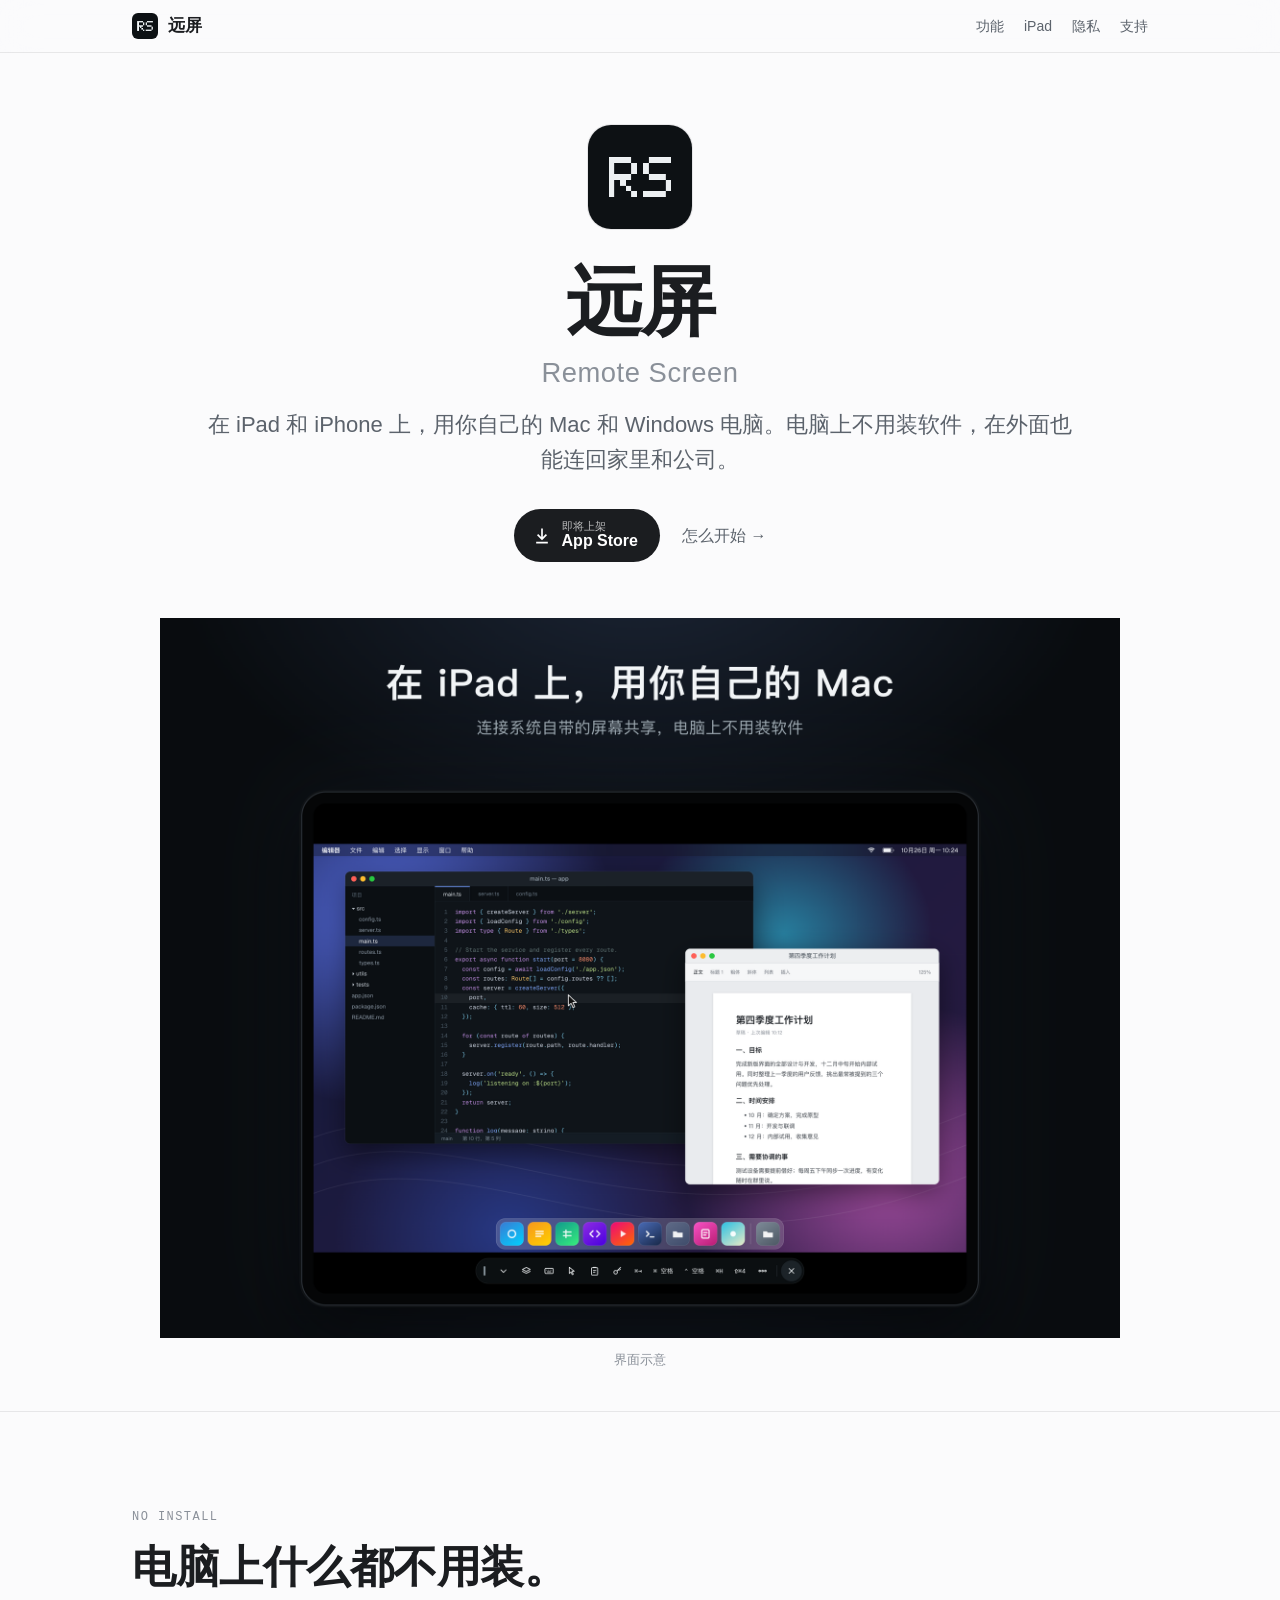
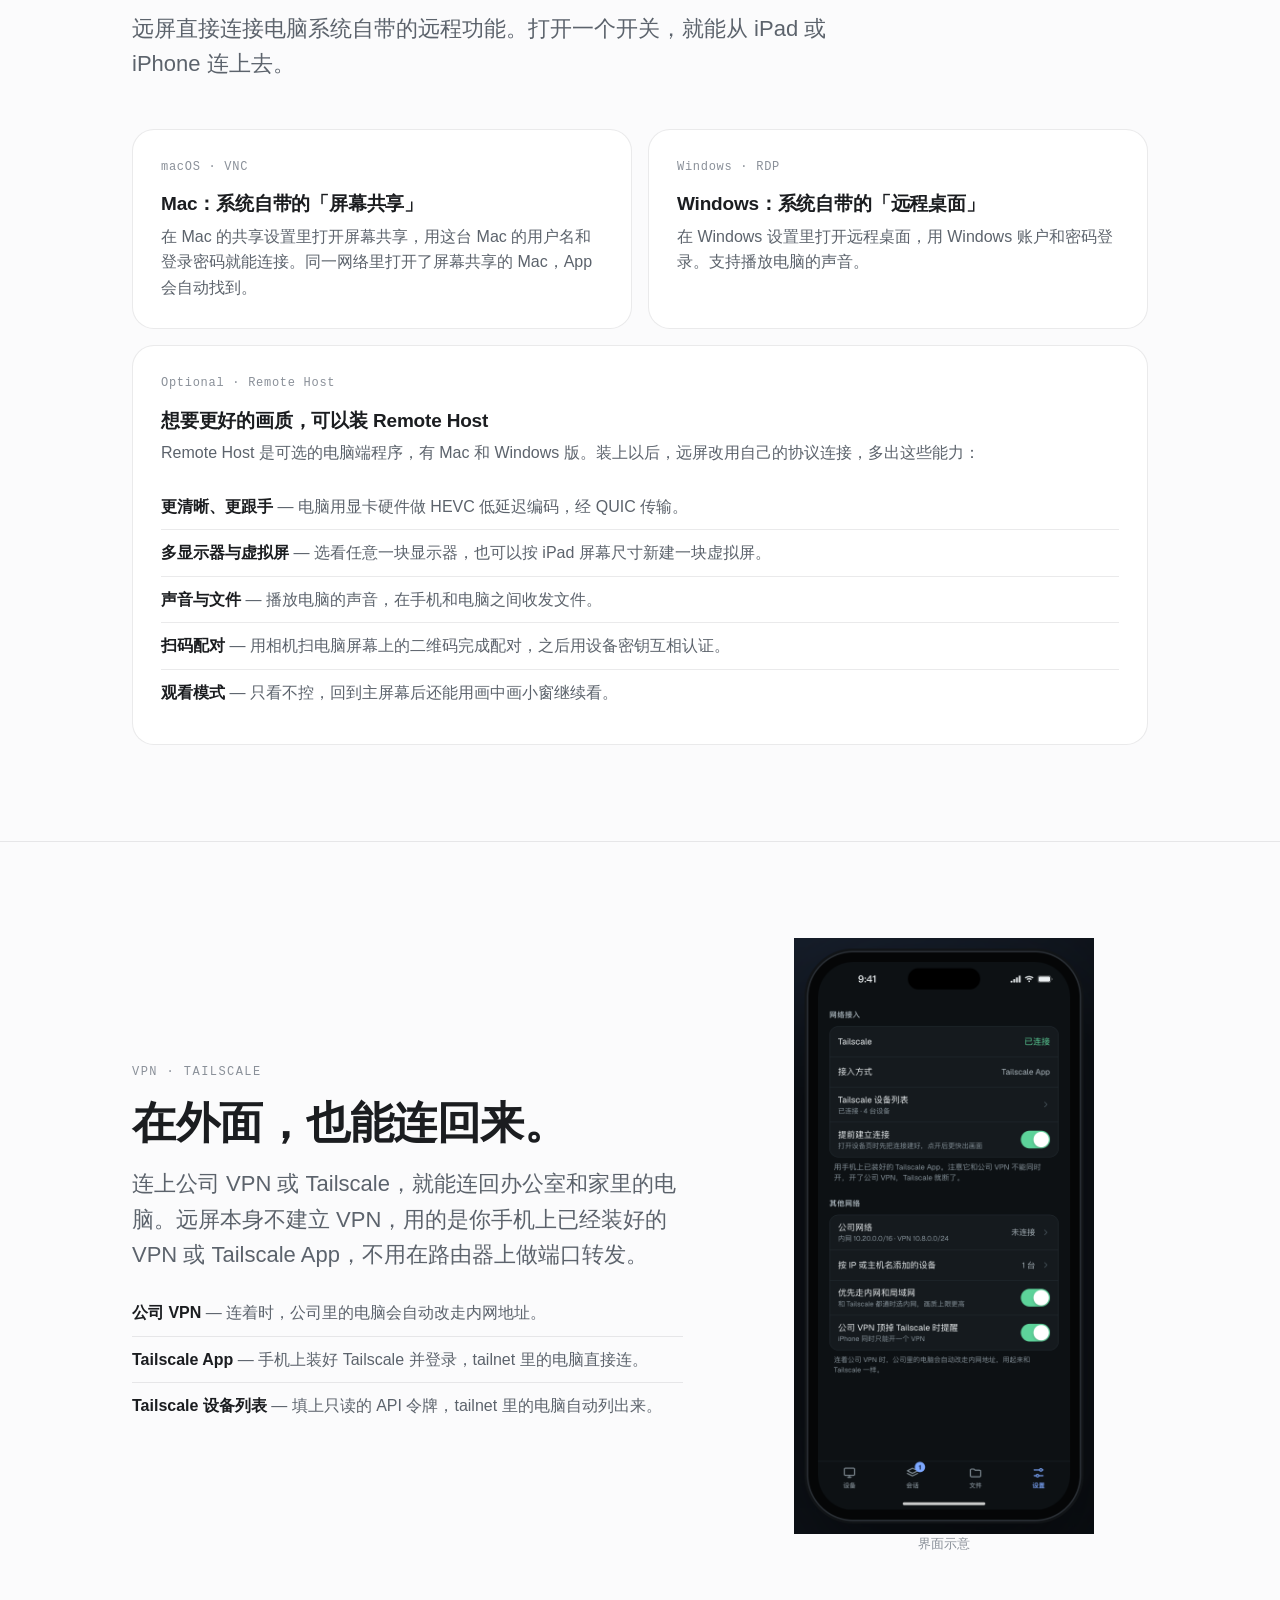
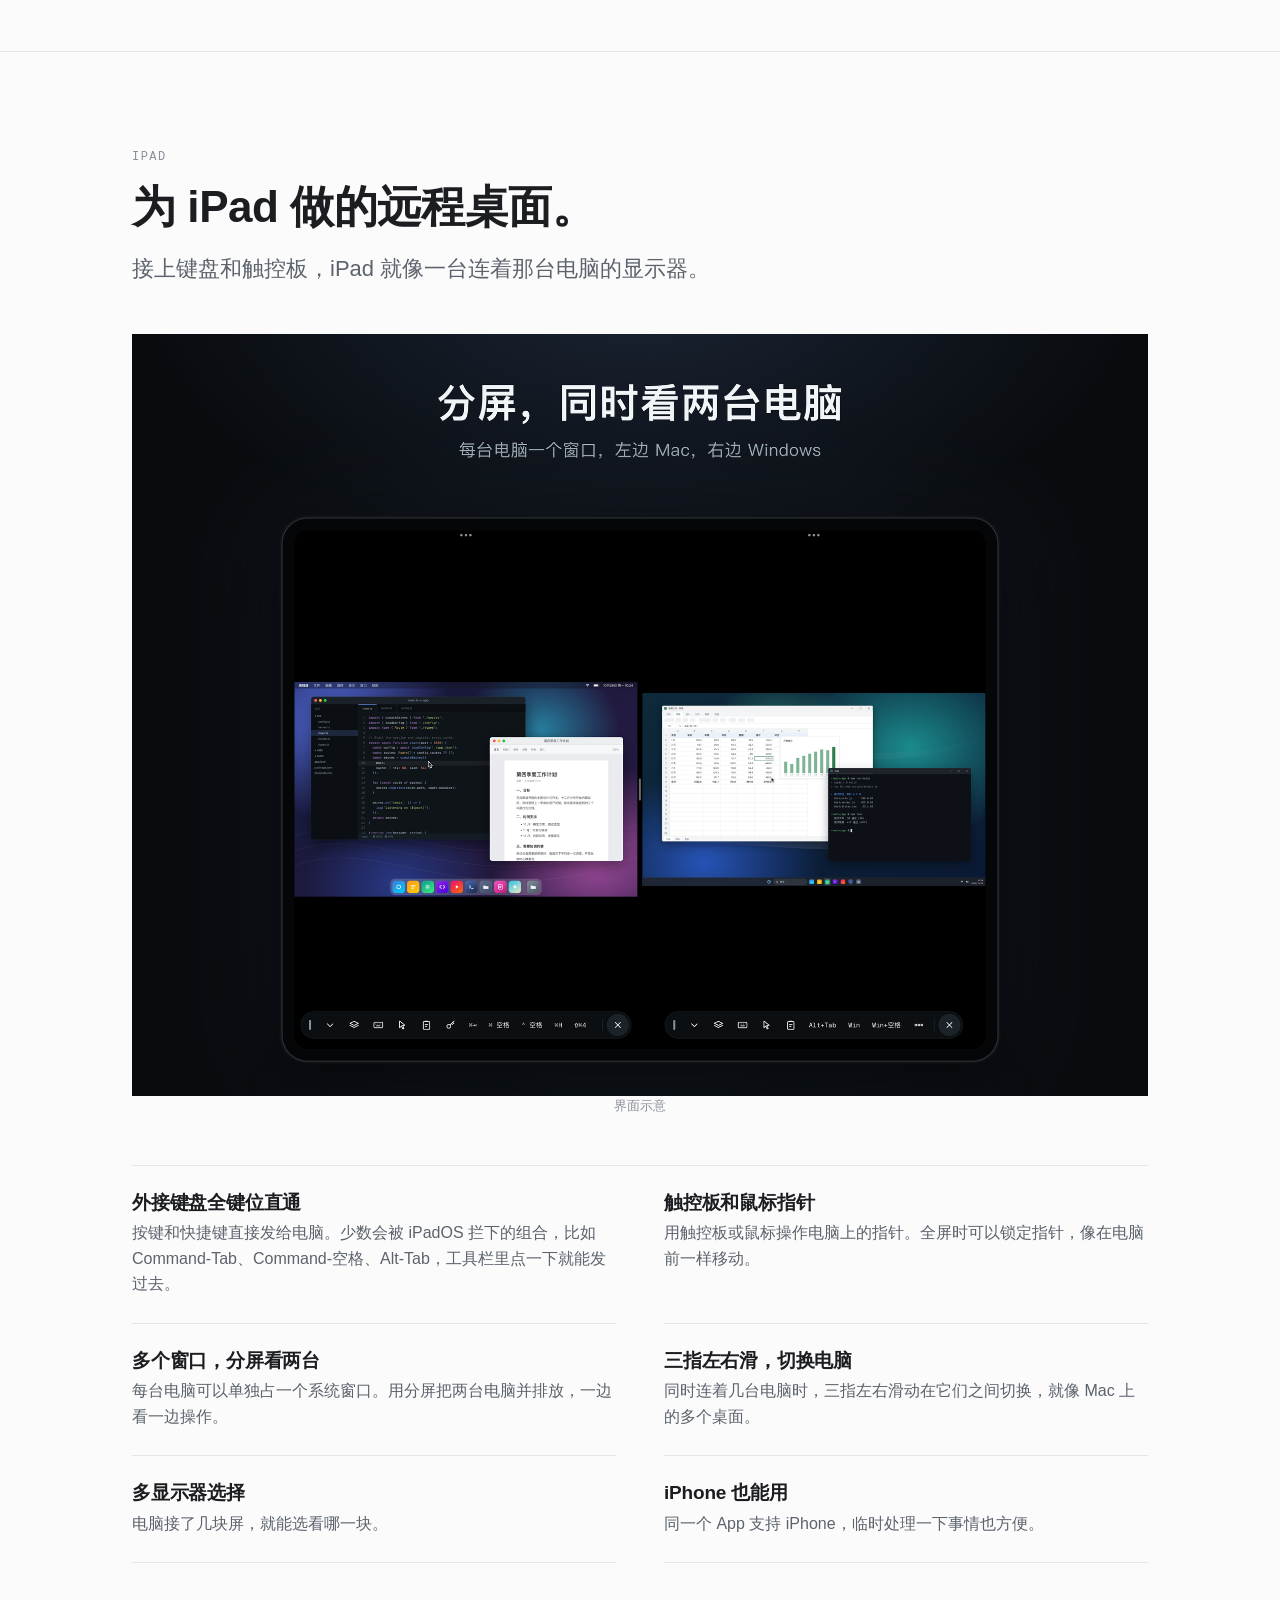
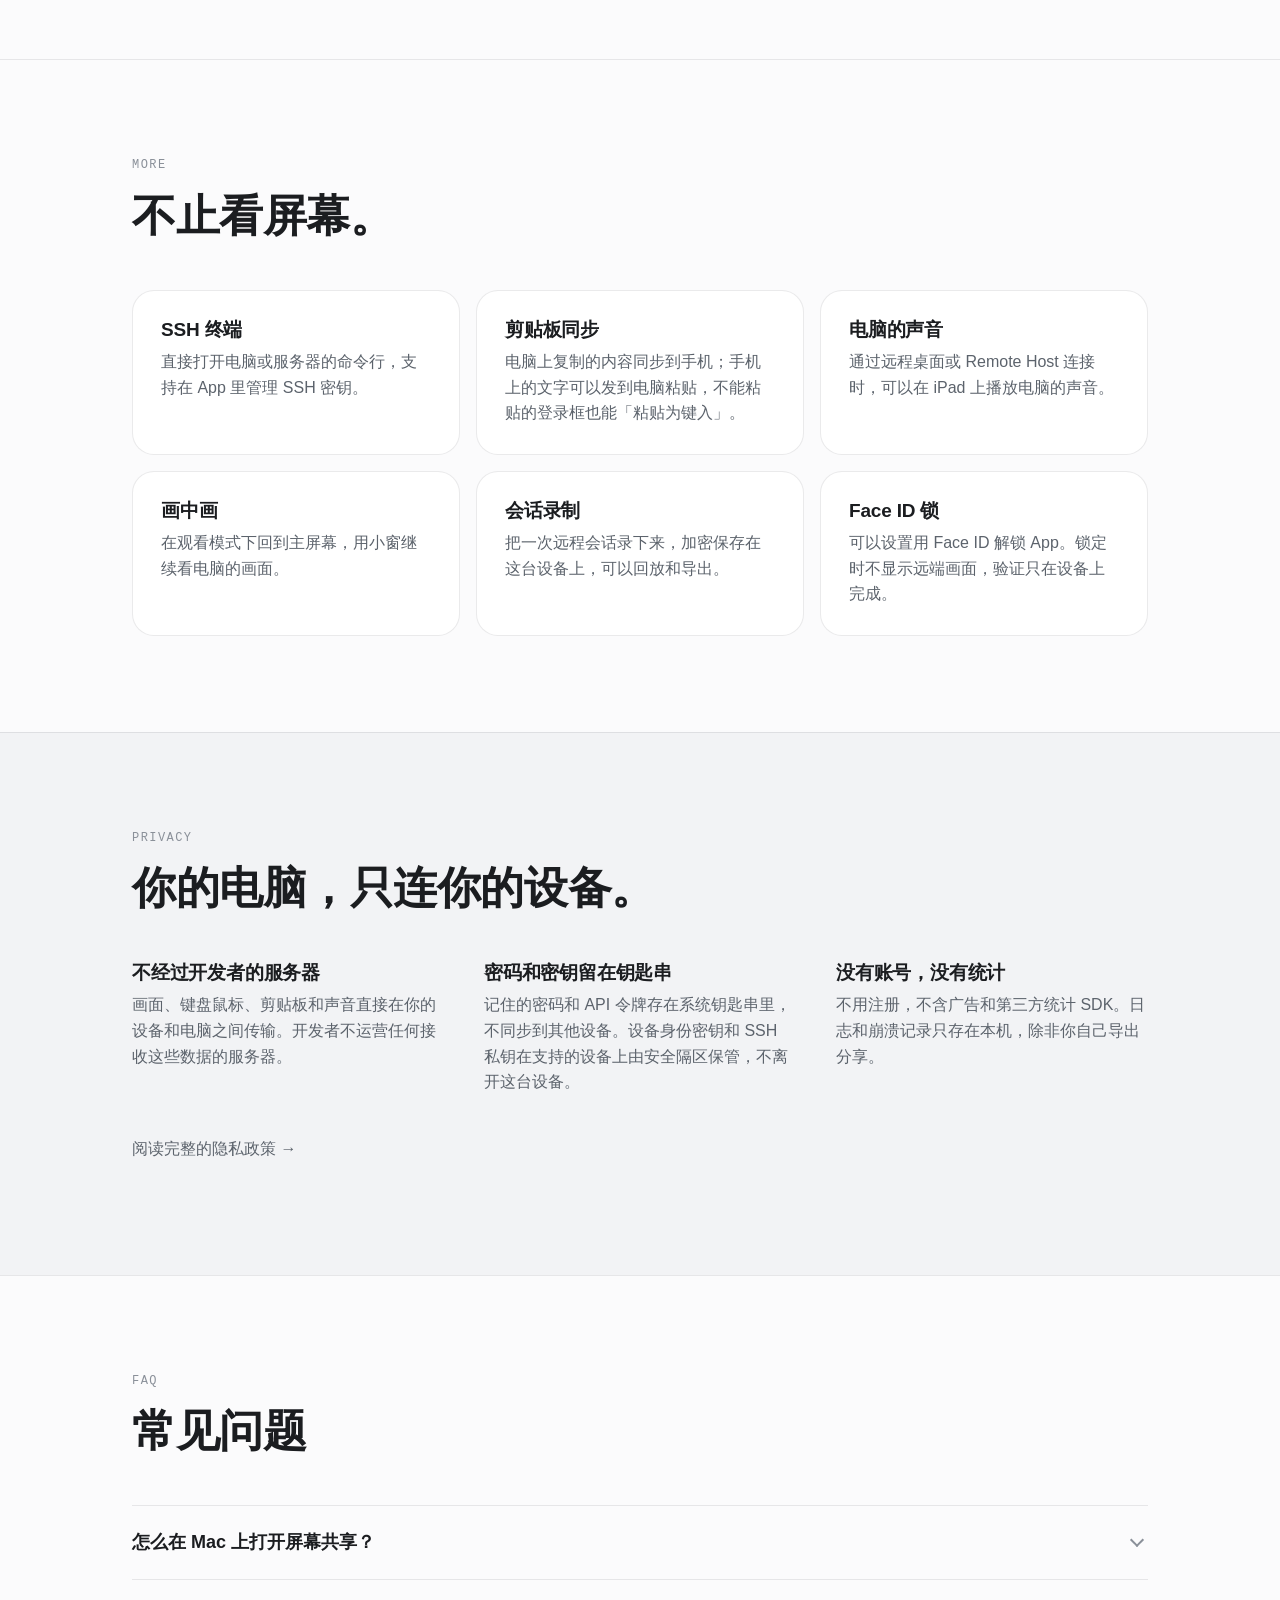
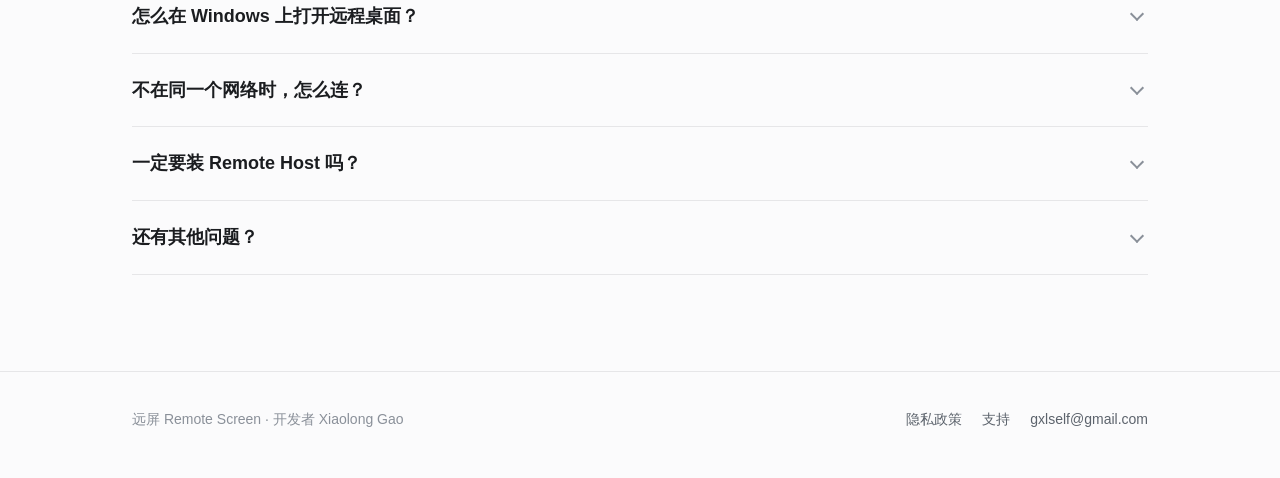
<file: index.html>
<!doctype html>
<html lang="zh-CN">
<head>
  <meta charset="utf-8">
  <meta name="viewport" content="width=device-width, initial-scale=1">
  <title>远屏 Remote Screen</title>
  <meta name="description" content="在 iPad 和 iPhone 上远程控制你自己的 Mac 和 Windows 电脑。用系统自带的屏幕共享和远程桌面，电脑上不用装软件；连上公司 VPN 或 Tailscale，在外面也能连回来。">
  <meta name="theme-color" content="#0b0d10" media="(prefers-color-scheme: dark)">
  <meta name="theme-color" content="#fbfbfc" media="(prefers-color-scheme: light)">
  <meta property="og:title" content="远屏 Remote Screen">
  <meta property="og:description" content="在 iPad 和 iPhone 上远程控制你自己的 Mac 和 Windows 电脑。">
  <meta property="og:image" content="assets/icon-512.png">
  <link rel="icon" type="image/png" sizes="32x32" href="assets/icon-32.png">
  <link rel="icon" type="image/png" sizes="64x64" href="assets/icon-64.png">
  <link rel="apple-touch-icon" href="assets/icon-180.png">
  <link rel="stylesheet" href="style.css">
</head>
<body>
  <header class="nav">
    <div class="wrap">
      <a class="brand" href="./"><img src="assets/icon-64.png" alt="" width="26" height="26">远屏</a>
      <ul>
        <li class="hide-sm"><a href="#features">功能</a></li>
        <li class="hide-sm"><a href="#ipad">iPad</a></li>
        <li><a href="privacy.html">隐私</a></li>
        <li><a href="support.html">支持</a></li>
      </ul>
    </div>
  </header>

  <main>
    <section class="hero">
      <div class="wrap">
        <img class="app-icon" src="assets/icon-512.png" alt="远屏 App 图标" width="104" height="104">
        <h1>远屏<span class="en">Remote Screen</span></h1>
        <p class="lead">在 iPad 和 iPhone 上，用你自己的 Mac 和 Windows 电脑。电脑上不用装软件，在外面也能连回家里和公司。</p>
        <div class="hero-cta">
          <!-- App 尚未上架：上架后把 href="#" 替换为 App Store 链接（https://apps.apple.com/app/id<App ID>）。 -->
          <a class="btn-store" href="#" aria-label="在 App Store 下载（即将上架）">
            <svg viewBox="0 0 24 24" aria-hidden="true"><path d="M11 3h2v10.17l3.59-3.58L18 11l-6 6-6-6 1.41-1.41L11 13.17V3zM5 19h14v2H5z"/></svg>
            <span><small>即将上架</small>App Store</span>
          </a>
          <a class="link-arrow" href="#faq">怎么开始</a>
        </div>
        <figure class="shot hero-shot">
          <img src="assets/screens/ipad-1.png" width="2000" height="1500" alt="iPad 上全屏控制一台 Mac，底部是远屏的工具栏">
          <figcaption>界面示意</figcaption>
        </figure>
      </div>
    </section>

    <section class="section" id="features">
      <div class="wrap">
        <div class="section-head">
          <p class="eyebrow">No install</p>
          <h2>电脑上什么都不用装。</h2>
          <p class="lead">远屏直接连接电脑系统自带的远程功能。打开一个开关，就能从 iPad 或 iPhone 连上去。</p>
        </div>
        <div class="grid grid-2">
          <article class="card">
            <span class="tag">macOS · VNC</span>
            <h3>Mac：系统自带的「屏幕共享」</h3>
            <p>在 Mac 的共享设置里打开屏幕共享，用这台 Mac 的用户名和登录密码就能连接。同一网络里打开了屏幕共享的 Mac，App 会自动找到。</p>
          </article>
          <article class="card">
            <span class="tag">Windows · RDP</span>
            <h3>Windows：系统自带的「远程桌面」</h3>
            <p>在 Windows 设置里打开远程桌面，用 Windows 账户和密码登录。支持播放电脑的声音。</p>
          </article>
        </div>

        <div class="card" style="margin-top:16px">
          <span class="tag">Optional · Remote Host</span>
          <h3>想要更好的画质，可以装 Remote Host</h3>
          <p>Remote Host 是可选的电脑端程序，有 Mac 和 Windows 版。装上以后，远屏改用自己的协议连接，多出这些能力：</p>
          <ul class="list">
            <li><b>更清晰、更跟手</b> — 电脑用显卡硬件做 HEVC 低延迟编码，经 QUIC 传输。</li>
            <li><b>多显示器与虚拟屏</b> — 选看任意一块显示器，也可以按 iPad 屏幕尺寸新建一块虚拟屏。</li>
            <li><b>声音与文件</b> — 播放电脑的声音，在手机和电脑之间收发文件。</li>
            <li><b>扫码配对</b> — 用相机扫电脑屏幕上的二维码完成配对，之后用设备密钥互相认证。</li>
            <li><b>观看模式</b> — 只看不控，回到主屏幕后还能用画中画小窗继续看。</li>
          </ul>
        </div>
      </div>
    </section>

    <section class="section" id="anywhere">
      <div class="wrap">
        <div class="split">
          <div>
            <p class="eyebrow">VPN · Tailscale</p>
            <h2>在外面，也能连回来。</h2>
            <p class="lead">连上公司 VPN 或 Tailscale，就能连回办公室和家里的电脑。远屏本身不建立 VPN，用的是你手机上已经装好的 VPN 或 Tailscale App，不用在路由器上做端口转发。</p>
            <ul class="list">
              <li><b>公司 VPN</b> — 连着时，公司里的电脑会自动改走内网地址。</li>
              <li><b>Tailscale App</b> — 手机上装好 Tailscale 并登录，tailnet 里的电脑直接连。</li>
              <li><b>Tailscale 设备列表</b> — 填上只读的 API 令牌，tailnet 里的电脑自动列出来。</li>
            </ul>
          </div>
          <figure class="shot shot-phone">
            <img src="assets/screens/iphone-1.png" width="628" height="1248" alt="iPhone 上的网络接入设置：经手机上的 Tailscale App 接入，已读取 Tailscale 设备列表">
            <figcaption>界面示意</figcaption>
          </figure>
        </div>
      </div>
    </section>

    <section class="section" id="ipad">
      <div class="wrap">
        <div class="section-head">
          <p class="eyebrow">iPad</p>
          <h2>为 iPad 做的远程桌面。</h2>
          <p class="lead">接上键盘和触控板，iPad 就像一台连着那台电脑的显示器。</p>
        </div>
        <figure class="shot" style="margin-bottom:48px">
          <img src="assets/screens/ipad-2.png" width="2000" height="1500" alt="iPad 分屏，左边一台 Mac，右边一台 Windows 电脑">
          <figcaption>界面示意</figcaption>
        </figure>
        <div class="features">
          <div class="feature">
            <h3>外接键盘全键位直通</h3>
            <p>按键和快捷键直接发给电脑。少数会被 iPadOS 拦下的组合，比如 Command-Tab、Command-空格、Alt-Tab，工具栏里点一下就能发过去。</p>
          </div>
          <div class="feature">
            <h3>触控板和鼠标指针</h3>
            <p>用触控板或鼠标操作电脑上的指针。全屏时可以锁定指针，像在电脑前一样移动。</p>
          </div>
          <div class="feature">
            <h3>多个窗口，分屏看两台</h3>
            <p>每台电脑可以单独占一个系统窗口。用分屏把两台电脑并排放，一边看一边操作。</p>
          </div>
          <div class="feature">
            <h3>三指左右滑，切换电脑</h3>
            <p>同时连着几台电脑时，三指左右滑动在它们之间切换，就像 Mac 上的多个桌面。</p>
          </div>
          <div class="feature">
            <h3>多显示器选择</h3>
            <p>电脑接了几块屏，就能选看哪一块。</p>
          </div>
          <div class="feature">
            <h3>iPhone 也能用</h3>
            <p>同一个 App 支持 iPhone，临时处理一下事情也方便。</p>
          </div>
        </div>
      </div>
    </section>

    <section class="section" id="more">
      <div class="wrap">
        <div class="section-head">
          <p class="eyebrow">More</p>
          <h2>不止看屏幕。</h2>
        </div>
        <div class="grid grid-3">
          <article class="card">
            <h3>SSH 终端</h3>
            <p>直接打开电脑或服务器的命令行，支持在 App 里管理 SSH 密钥。</p>
          </article>
          <article class="card">
            <h3>剪贴板同步</h3>
            <p>电脑上复制的内容同步到手机；手机上的文字可以发到电脑粘贴，不能粘贴的登录框也能「粘贴为键入」。</p>
          </article>
          <article class="card">
            <h3>电脑的声音</h3>
            <p>通过远程桌面或 Remote Host 连接时，可以在 iPad 上播放电脑的声音。</p>
          </article>
          <article class="card">
            <h3>画中画</h3>
            <p>在观看模式下回到主屏幕，用小窗继续看电脑的画面。</p>
          </article>
          <article class="card">
            <h3>会话录制</h3>
            <p>把一次远程会话录下来，加密保存在这台设备上，可以回放和导出。</p>
          </article>
          <article class="card">
            <h3>Face ID 锁</h3>
            <p>可以设置用 Face ID 解锁 App。锁定时不显示远端画面，验证只在设备上完成。</p>
          </article>
        </div>
      </div>
    </section>

    <section class="section promise" id="privacy">
      <div class="wrap">
        <div class="section-head">
          <p class="eyebrow">Privacy</p>
          <h2>你的电脑，只连你的设备。</h2>
        </div>
        <ul class="promise-list">
          <li>
            <h3>不经过开发者的服务器</h3>
            <p>画面、键盘鼠标、剪贴板和声音直接在你的设备和电脑之间传输。开发者不运营任何接收这些数据的服务器。</p>
          </li>
          <li>
            <h3>密码和密钥留在钥匙串</h3>
            <p>记住的密码和 API 令牌存在系统钥匙串里，不同步到其他设备。设备身份密钥和 SSH 私钥在支持的设备上由安全隔区保管，不离开这台设备。</p>
          </li>
          <li>
            <h3>没有账号，没有统计</h3>
            <p>不用注册，不含广告和第三方统计 SDK。日志和崩溃记录只存在本机，除非你自己导出分享。</p>
          </li>
        </ul>
        <p style="margin-top:40px"><a class="link-arrow" href="privacy.html">阅读完整的隐私政策</a></p>
      </div>
    </section>

    <section class="section" id="faq">
      <div class="wrap">
        <div class="section-head">
          <p class="eyebrow">FAQ</p>
          <h2>常见问题</h2>
        </div>
        <div class="faq">
          <details>
            <summary>怎么在 Mac 上打开屏幕共享？</summary>
            <div class="answer">
              <ol>
                <li>打开 <span class="path">系统设置 › 通用 › 共享</span>（macOS 12 及更早版本是 <span class="path">系统偏好设置 › 共享</span>）。</li>
                <li>打开「屏幕共享」开关。</li>
                <li>在远屏里选这台 Mac，输入 Mac 的用户名和登录密码。</li>
              </ol>
              <p>如果在屏幕共享的选项里设了 VNC 密码，也可以只用这个密码连接。注意：通过屏幕共享连接时，剪贴板只支持英文和符号，中文请在电脑上输入。</p>
            </div>
          </details>
          <details>
            <summary>怎么在 Windows 上打开远程桌面？</summary>
            <div class="answer">
              <ol>
                <li>打开 <span class="path">设置 › 系统 › 远程桌面</span>。</li>
                <li>打开「远程桌面」开关并确认。</li>
                <li>在远屏里选这台电脑，输入 Windows 账户和密码；Microsoft 账户填邮箱。</li>
              </ol>
              <p>Windows 专业版、企业版和教育版带有远程桌面；家庭版没有这个功能。远程桌面连上后，电脑本机的屏幕会锁上。</p>
            </div>
          </details>
          <details>
            <summary>不在同一个网络时，怎么连？</summary>
            <div class="answer">
              <p>连上公司 VPN 或 Tailscale 就行。远屏本身不建立 VPN，用的是你手机上已经装好的：</p>
              <ol>
                <li><b>公司 VPN</b>：iPad / iPhone 连上公司 VPN，就能按内网地址连办公室的电脑。</li>
                <li><b>Tailscale</b>：在电脑和 iPad / iPhone 上都装好 Tailscale App，登录同一个 tailnet，回到电脑列表点一下就能连。</li>
              </ol>
              <p>iPhone / iPad 同时只能开一个 VPN：开了公司 VPN，Tailscale 就会断开。</p>
              <p>整个过程不用在路由器上做端口转发，也不用把电脑暴露在公网上。</p>
            </div>
          </details>
          <details>
            <summary>一定要装 Remote Host 吗？</summary>
            <div class="answer">
              <p>不用。只用系统自带的屏幕共享或远程桌面就能完整地远程控制电脑。Remote Host 是可选的，装上后能用更好的画质、多显示器与虚拟屏、文件收发等功能。</p>
            </div>
          </details>
          <details>
            <summary>还有其他问题？</summary>
            <div class="answer">
              <p>看 <a href="support.html">支持页面</a>，或者直接发邮件给开发者。</p>
            </div>
          </details>
        </div>
      </div>
    </section>
  </main>

  <footer class="footer">
    <div class="wrap">
      <span>远屏 Remote Screen · 开发者 Xiaolong Gao</span>
      <nav>
        <a href="privacy.html">隐私政策</a>
        <a href="support.html">支持</a>
        <a href="mailto:gxlself@gmail.com">gxlself@gmail.com</a>
      </nav>
    </div>
  </footer>
</body>
</html>
</file>
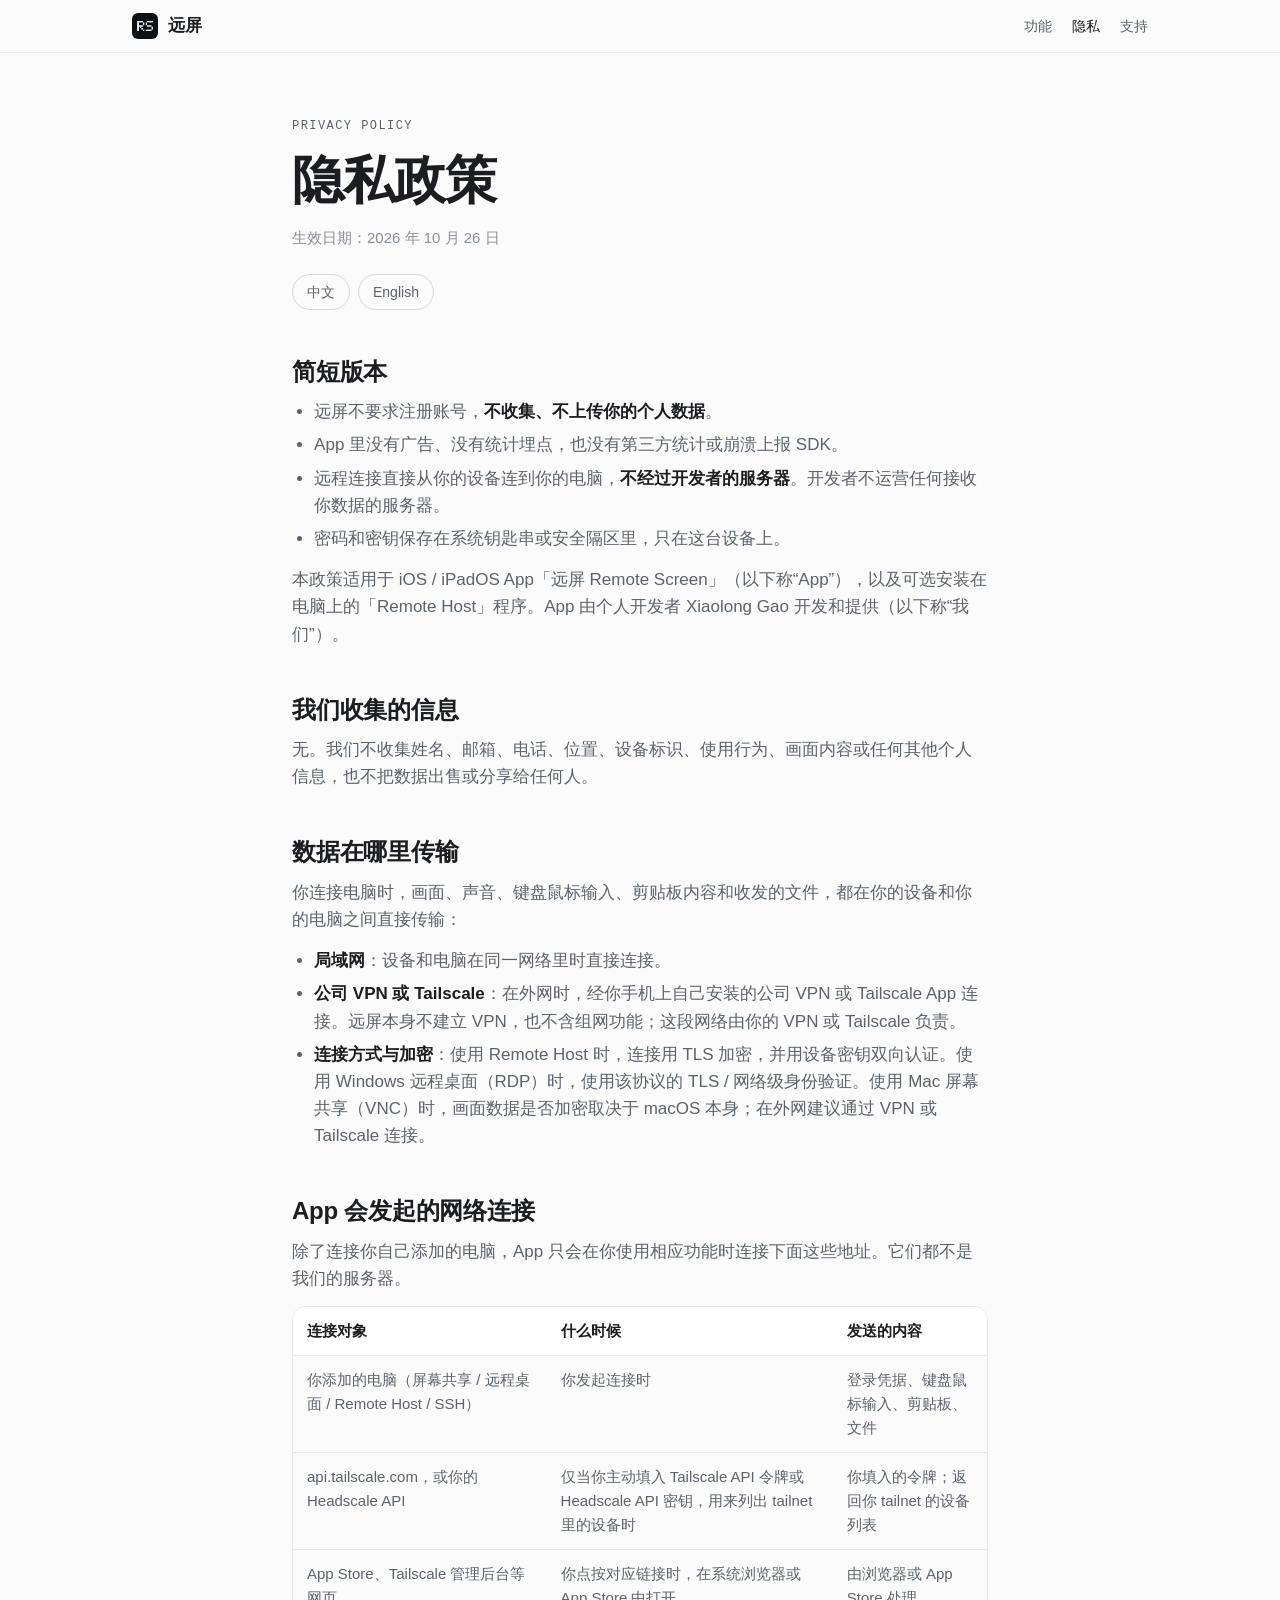
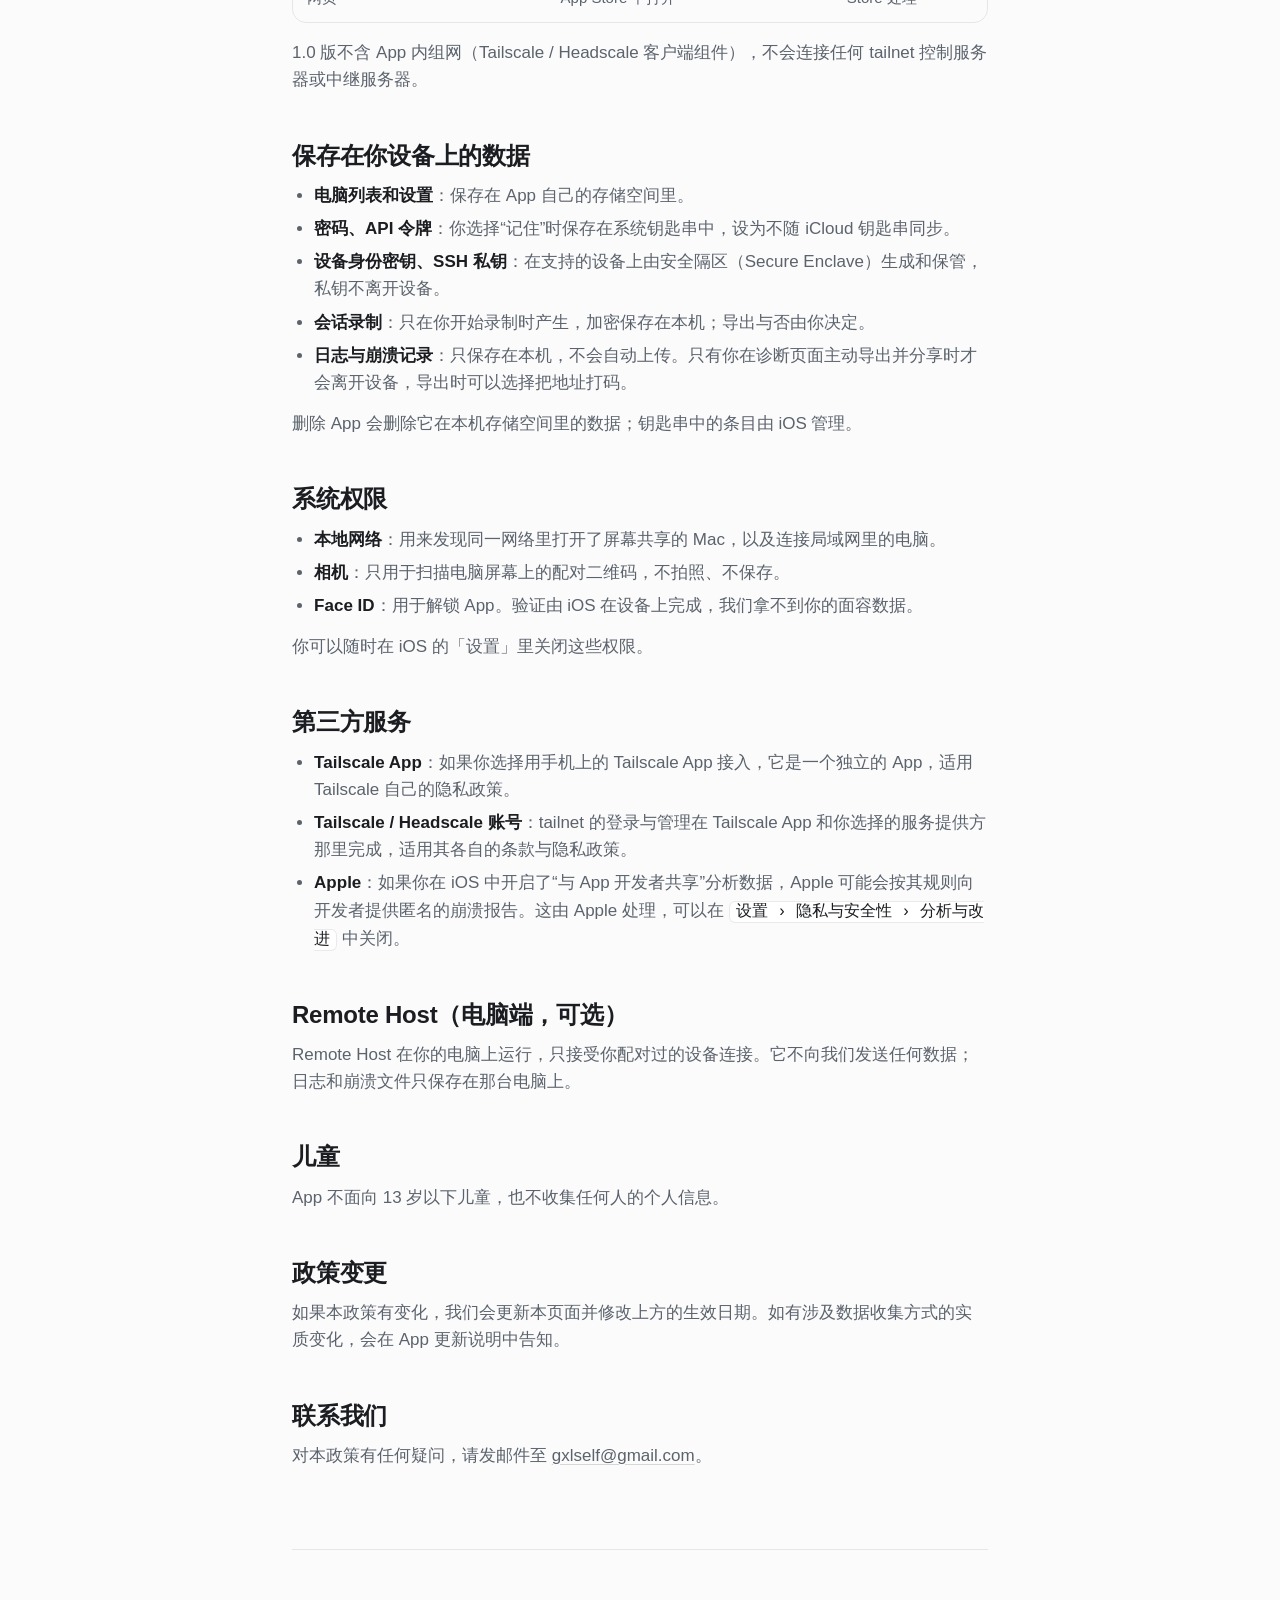
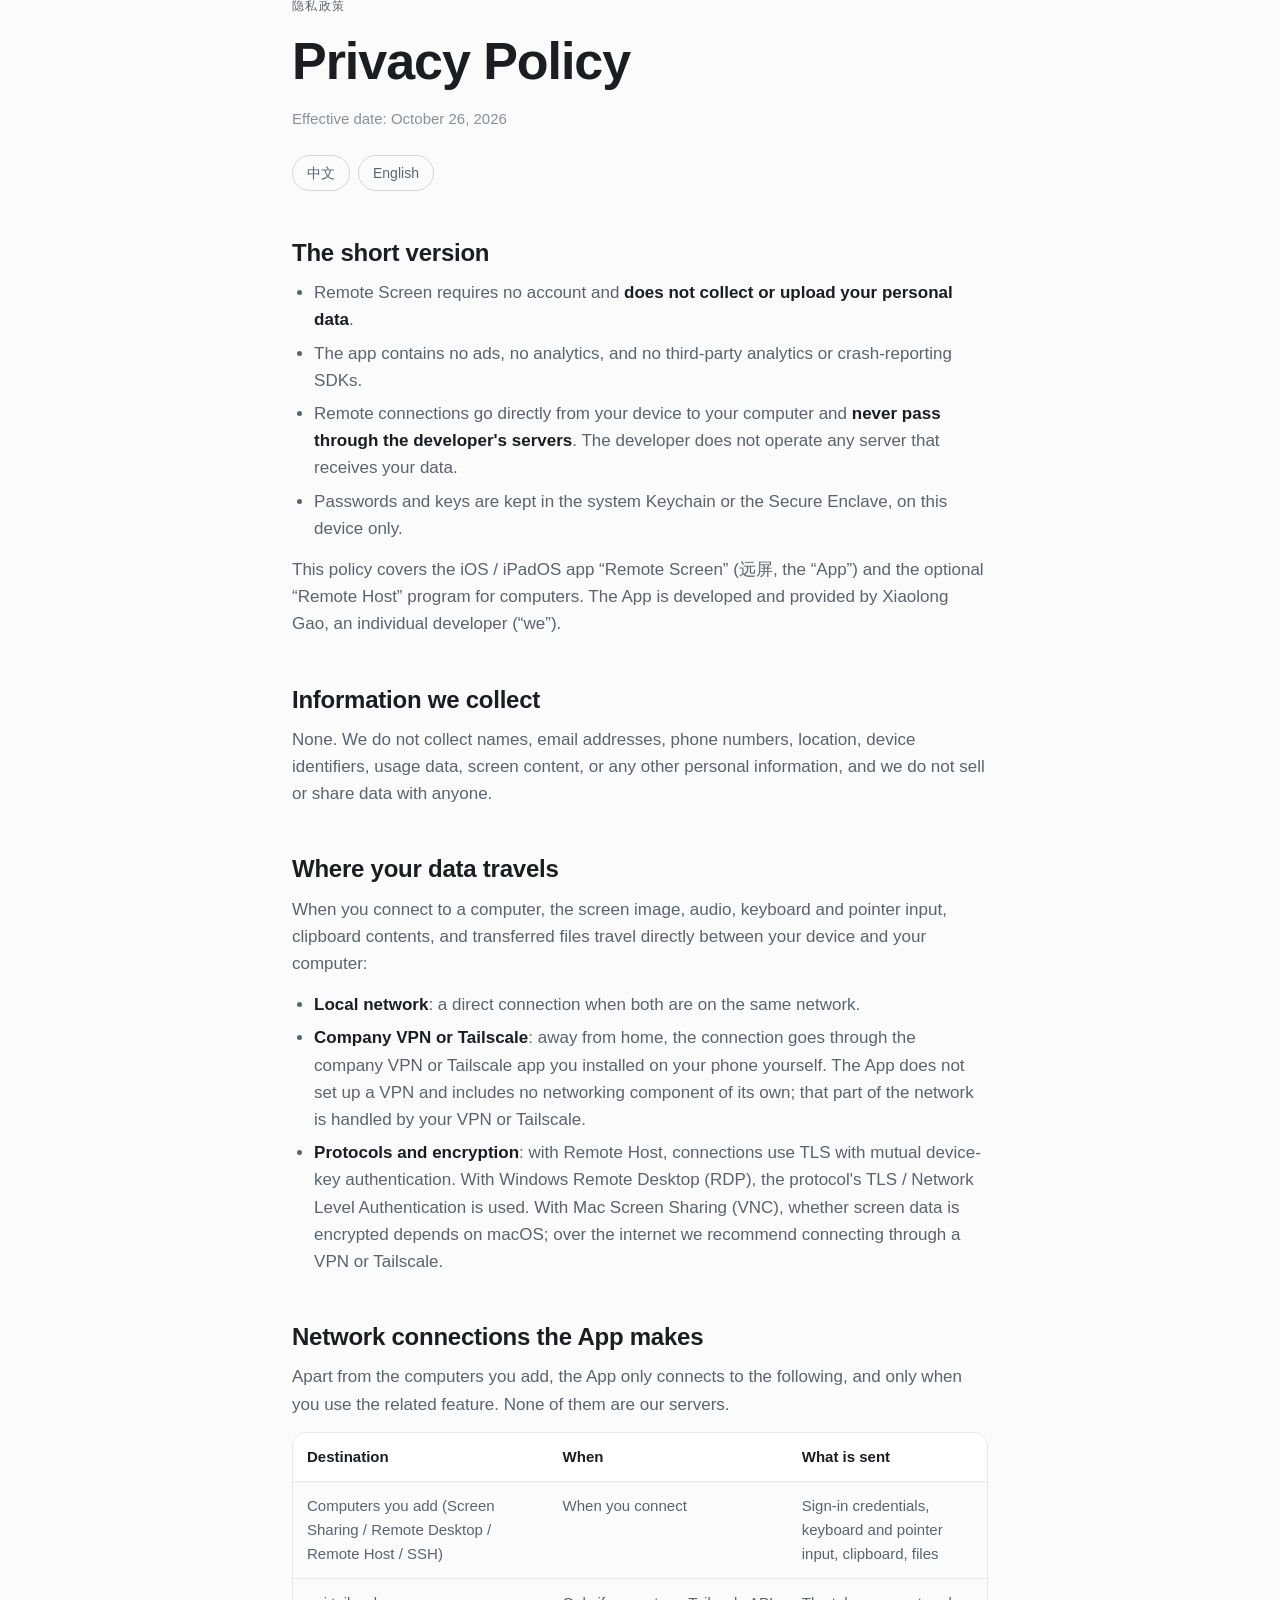
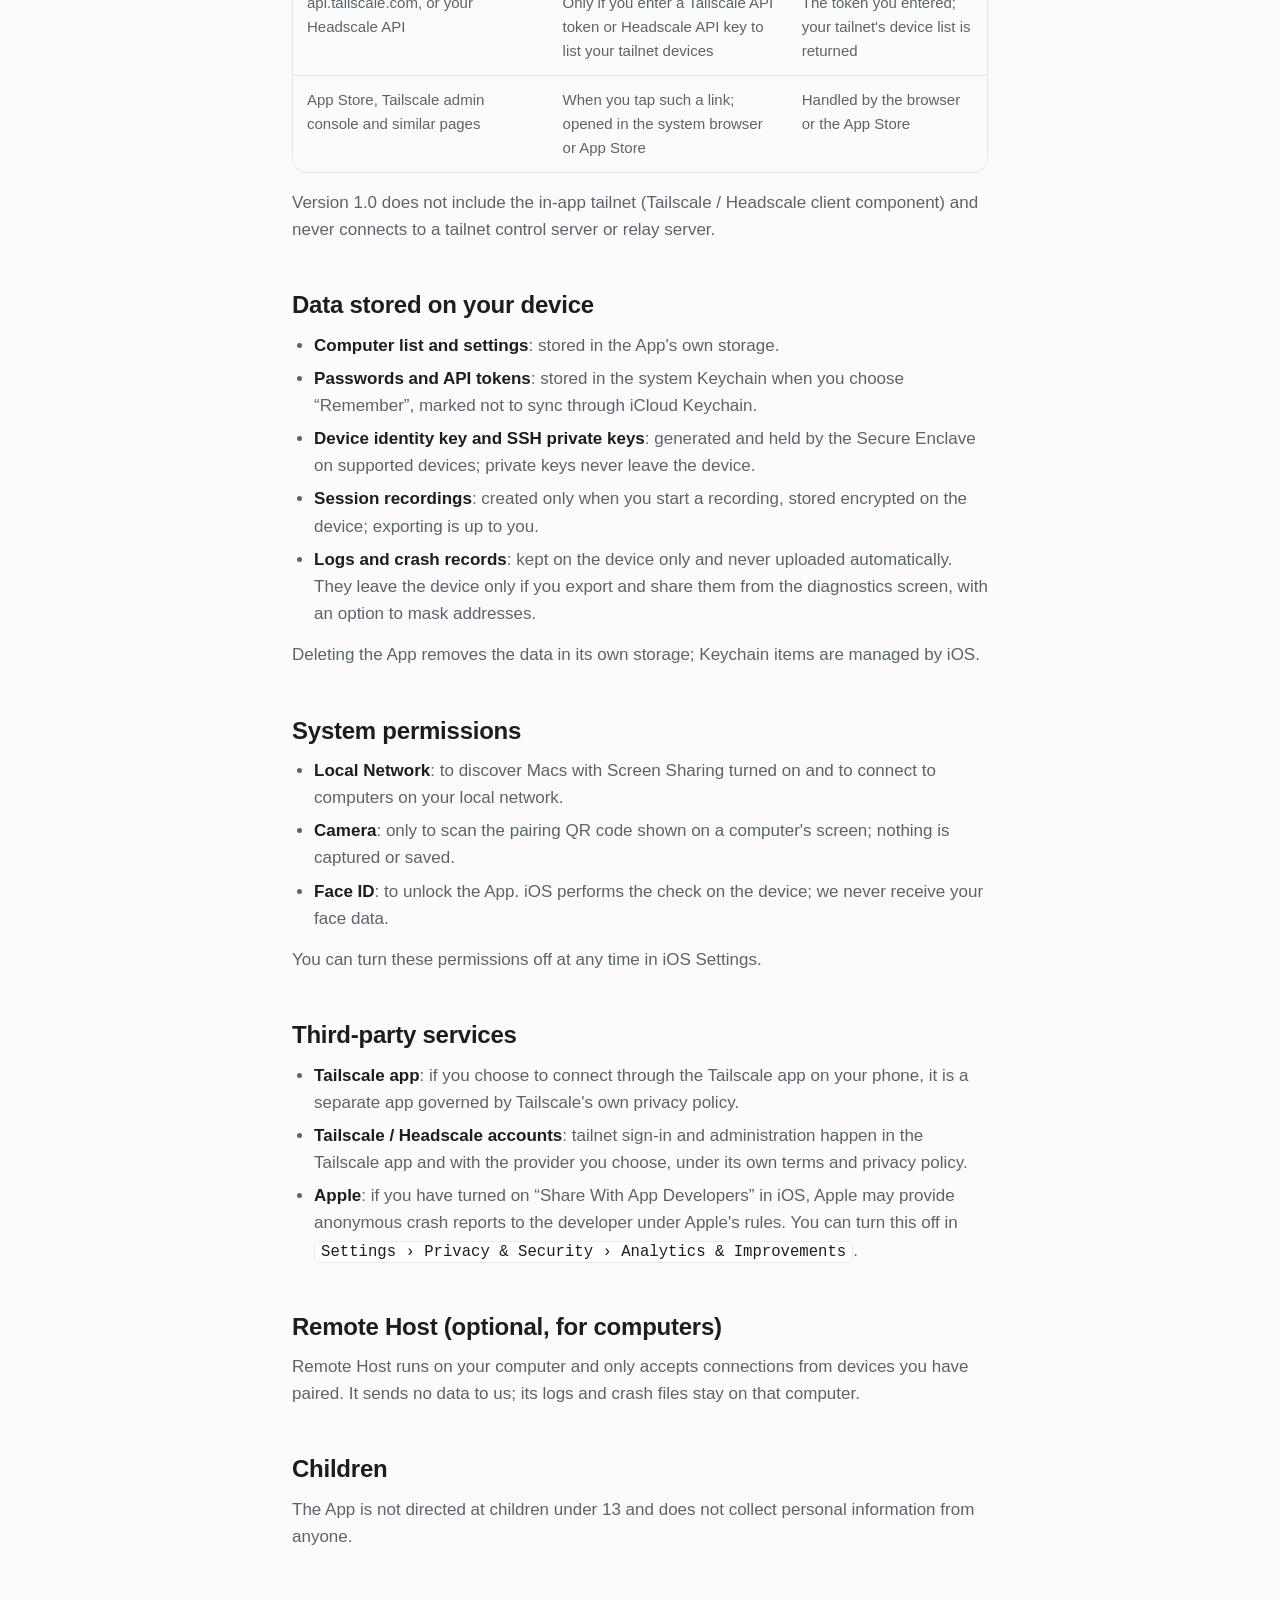
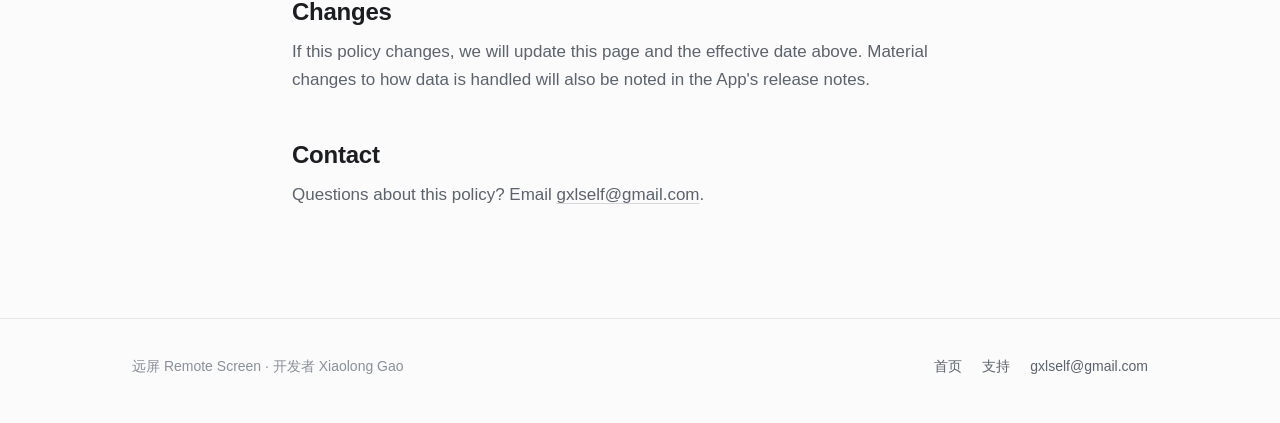
<file: privacy.html>
<!doctype html>
<html lang="zh-CN">
<head>
  <meta charset="utf-8">
  <meta name="viewport" content="width=device-width, initial-scale=1">
  <title>隐私政策 · 远屏 Remote Screen</title>
  <meta name="description" content="远屏 Remote Screen 隐私政策 / Privacy Policy。">
  <meta name="theme-color" content="#0b0d10" media="(prefers-color-scheme: dark)">
  <meta name="theme-color" content="#fbfbfc" media="(prefers-color-scheme: light)">
  <link rel="icon" type="image/png" sizes="32x32" href="assets/icon-32.png">
  <link rel="icon" type="image/png" sizes="64x64" href="assets/icon-64.png">
  <link rel="apple-touch-icon" href="assets/icon-180.png">
  <link rel="stylesheet" href="style.css">
</head>
<body>
  <header class="nav">
    <div class="wrap">
      <a class="brand" href="./"><img src="assets/icon-64.png" alt="" width="26" height="26">远屏</a>
      <ul>
        <li class="hide-sm"><a href="./#features">功能</a></li>
        <li><a href="privacy.html" aria-current="page">隐私</a></li>
        <li><a href="support.html">支持</a></li>
      </ul>
    </div>
  </header>

  <main class="doc">
    <div class="wrap">

      <article class="lang-block" id="zh" lang="zh-CN">
        <p class="eyebrow">Privacy Policy</p>
        <h1>隐私政策</h1>
        <p class="meta">生效日期：2026 年 10 月 26 日</p>
        <nav class="lang-switch" aria-label="语言">
          <a href="#zh">中文</a>
          <a href="#en">English</a>
        </nav>

        <h2>简短版本</h2>
        <ul>
          <li>远屏不要求注册账号，<strong>不收集、不上传你的个人数据</strong>。</li>
          <li>App 里没有广告、没有统计埋点，也没有第三方统计或崩溃上报 SDK。</li>
          <li>远程连接直接从你的设备连到你的电脑，<strong>不经过开发者的服务器</strong>。开发者不运营任何接收你数据的服务器。</li>
          <li>密码和密钥保存在系统钥匙串或安全隔区里，只在这台设备上。</li>
        </ul>

        <p>本政策适用于 iOS / iPadOS App「远屏 Remote Screen」（以下称“App”），以及可选安装在电脑上的「Remote Host」程序。App 由个人开发者 Xiaolong Gao 开发和提供（以下称“我们”）。</p>

        <h2>我们收集的信息</h2>
        <p>无。我们不收集姓名、邮箱、电话、位置、设备标识、使用行为、画面内容或任何其他个人信息，也不把数据出售或分享给任何人。</p>

        <h2>数据在哪里传输</h2>
        <p>你连接电脑时，画面、声音、键盘鼠标输入、剪贴板内容和收发的文件，都在你的设备和你的电脑之间直接传输：</p>
        <ul>
          <li><strong>局域网</strong>：设备和电脑在同一网络里时直接连接。</li>
          <li><strong>公司 VPN 或 Tailscale</strong>：在外网时，经你手机上自己安装的公司 VPN 或 Tailscale App 连接。远屏本身不建立 VPN，也不含组网功能；这段网络由你的 VPN 或 Tailscale 负责。</li>
          <li><strong>连接方式与加密</strong>：使用 Remote Host 时，连接用 TLS 加密，并用设备密钥双向认证。使用 Windows 远程桌面（RDP）时，使用该协议的 TLS / 网络级身份验证。使用 Mac 屏幕共享（VNC）时，画面数据是否加密取决于 macOS 本身；在外网建议通过 VPN 或 Tailscale 连接。</li>
        </ul>

        <h2>App 会发起的网络连接</h2>
        <p>除了连接你自己添加的电脑，App 只会在你使用相应功能时连接下面这些地址。它们都不是我们的服务器。</p>
        <div class="table-wrap">
          <table>
            <thead><tr><th>连接对象</th><th>什么时候</th><th>发送的内容</th></tr></thead>
            <tbody>
              <tr><td>你添加的电脑（屏幕共享 / 远程桌面 / Remote Host / SSH）</td><td>你发起连接时</td><td>登录凭据、键盘鼠标输入、剪贴板、文件</td></tr>
              <tr><td>api.tailscale.com，或你的 Headscale API</td><td>仅当你主动填入 Tailscale API 令牌或 Headscale API 密钥，用来列出 tailnet 里的设备时</td><td>你填入的令牌；返回你 tailnet 的设备列表</td></tr>
              <tr><td>App Store、Tailscale 管理后台等网页</td><td>你点按对应链接时，在系统浏览器或 App Store 中打开</td><td>由浏览器或 App Store 处理</td></tr>
            </tbody>
          </table>
        </div>
        <p>1.0 版不含 App 内组网（Tailscale / Headscale 客户端组件），不会连接任何 tailnet 控制服务器或中继服务器。</p>

        <h2>保存在你设备上的数据</h2>
        <ul>
          <li><strong>电脑列表和设置</strong>：保存在 App 自己的存储空间里。</li>
          <li><strong>密码、API 令牌</strong>：你选择“记住”时保存在系统钥匙串中，设为不随 iCloud 钥匙串同步。</li>
          <li><strong>设备身份密钥、SSH 私钥</strong>：在支持的设备上由安全隔区（Secure Enclave）生成和保管，私钥不离开设备。</li>
          <li><strong>会话录制</strong>：只在你开始录制时产生，加密保存在本机；导出与否由你决定。</li>
          <li><strong>日志与崩溃记录</strong>：只保存在本机，不会自动上传。只有你在诊断页面主动导出并分享时才会离开设备，导出时可以选择把地址打码。</li>
        </ul>
        <p>删除 App 会删除它在本机存储空间里的数据；钥匙串中的条目由 iOS 管理。</p>

        <h2>系统权限</h2>
        <ul>
          <li><strong>本地网络</strong>：用来发现同一网络里打开了屏幕共享的 Mac，以及连接局域网里的电脑。</li>
          <li><strong>相机</strong>：只用于扫描电脑屏幕上的配对二维码，不拍照、不保存。</li>
          <li><strong>Face ID</strong>：用于解锁 App。验证由 iOS 在设备上完成，我们拿不到你的面容数据。</li>
        </ul>
        <p>你可以随时在 iOS 的「设置」里关闭这些权限。</p>

        <h2>第三方服务</h2>
        <ul>
          <li><strong>Tailscale App</strong>：如果你选择用手机上的 Tailscale App 接入，它是一个独立的 App，适用 Tailscale 自己的隐私政策。</li>
          <li><strong>Tailscale / Headscale 账号</strong>：tailnet 的登录与管理在 Tailscale App 和你选择的服务提供方那里完成，适用其各自的条款与隐私政策。</li>
          <li><strong>Apple</strong>：如果你在 iOS 中开启了“与 App 开发者共享”分析数据，Apple 可能会按其规则向开发者提供匿名的崩溃报告。这由 Apple 处理，可以在 <span class="path">设置 › 隐私与安全性 › 分析与改进</span> 中关闭。</li>
        </ul>

        <h2>Remote Host（电脑端，可选）</h2>
        <p>Remote Host 在你的电脑上运行，只接受你配对过的设备连接。它不向我们发送任何数据；日志和崩溃文件只保存在那台电脑上。</p>

        <h2>儿童</h2>
        <p>App 不面向 13 岁以下儿童，也不收集任何人的个人信息。</p>

        <h2>政策变更</h2>
        <p>如果本政策有变化，我们会更新本页面并修改上方的生效日期。如有涉及数据收集方式的实质变化，会在 App 更新说明中告知。</p>

        <h2>联系我们</h2>
        <p>对本政策有任何疑问，请发邮件至 <a href="mailto:gxlself@gmail.com">gxlself@gmail.com</a>。</p>
      </article>

      <article class="lang-block" id="en" lang="en">
        <p class="eyebrow">隐私政策</p>
        <h1>Privacy Policy</h1>
        <p class="meta">Effective date: October 26, 2026</p>
        <nav class="lang-switch" aria-label="Language">
          <a href="#zh">中文</a>
          <a href="#en">English</a>
        </nav>

        <h2>The short version</h2>
        <ul>
          <li>Remote Screen requires no account and <strong>does not collect or upload your personal data</strong>.</li>
          <li>The app contains no ads, no analytics, and no third-party analytics or crash-reporting SDKs.</li>
          <li>Remote connections go directly from your device to your computer and <strong>never pass through the developer's servers</strong>. The developer does not operate any server that receives your data.</li>
          <li>Passwords and keys are kept in the system Keychain or the Secure Enclave, on this device only.</li>
        </ul>

        <p>This policy covers the iOS / iPadOS app “Remote Screen” (远屏, the “App”) and the optional “Remote Host” program for computers. The App is developed and provided by Xiaolong Gao, an individual developer (“we”).</p>

        <h2>Information we collect</h2>
        <p>None. We do not collect names, email addresses, phone numbers, location, device identifiers, usage data, screen content, or any other personal information, and we do not sell or share data with anyone.</p>

        <h2>Where your data travels</h2>
        <p>When you connect to a computer, the screen image, audio, keyboard and pointer input, clipboard contents, and transferred files travel directly between your device and your computer:</p>
        <ul>
          <li><strong>Local network</strong>: a direct connection when both are on the same network.</li>
          <li><strong>Company VPN or Tailscale</strong>: away from home, the connection goes through the company VPN or Tailscale app you installed on your phone yourself. The App does not set up a VPN and includes no networking component of its own; that part of the network is handled by your VPN or Tailscale.</li>
          <li><strong>Protocols and encryption</strong>: with Remote Host, connections use TLS with mutual device-key authentication. With Windows Remote Desktop (RDP), the protocol's TLS / Network Level Authentication is used. With Mac Screen Sharing (VNC), whether screen data is encrypted depends on macOS; over the internet we recommend connecting through a VPN or Tailscale.</li>
        </ul>

        <h2>Network connections the App makes</h2>
        <p>Apart from the computers you add, the App only connects to the following, and only when you use the related feature. None of them are our servers.</p>
        <div class="table-wrap">
          <table>
            <thead><tr><th>Destination</th><th>When</th><th>What is sent</th></tr></thead>
            <tbody>
              <tr><td>Computers you add (Screen Sharing / Remote Desktop / Remote Host / SSH)</td><td>When you connect</td><td>Sign-in credentials, keyboard and pointer input, clipboard, files</td></tr>
              <tr><td>api.tailscale.com, or your Headscale API</td><td>Only if you enter a Tailscale API token or Headscale API key to list your tailnet devices</td><td>The token you entered; your tailnet's device list is returned</td></tr>
              <tr><td>App Store, Tailscale admin console and similar pages</td><td>When you tap such a link; opened in the system browser or App Store</td><td>Handled by the browser or the App Store</td></tr>
            </tbody>
          </table>
        </div>
        <p>Version 1.0 does not include the in-app tailnet (Tailscale / Headscale client component) and never connects to a tailnet control server or relay server.</p>

        <h2>Data stored on your device</h2>
        <ul>
          <li><strong>Computer list and settings</strong>: stored in the App's own storage.</li>
          <li><strong>Passwords and API tokens</strong>: stored in the system Keychain when you choose “Remember”, marked not to sync through iCloud Keychain.</li>
          <li><strong>Device identity key and SSH private keys</strong>: generated and held by the Secure Enclave on supported devices; private keys never leave the device.</li>
          <li><strong>Session recordings</strong>: created only when you start a recording, stored encrypted on the device; exporting is up to you.</li>
          <li><strong>Logs and crash records</strong>: kept on the device only and never uploaded automatically. They leave the device only if you export and share them from the diagnostics screen, with an option to mask addresses.</li>
        </ul>
        <p>Deleting the App removes the data in its own storage; Keychain items are managed by iOS.</p>

        <h2>System permissions</h2>
        <ul>
          <li><strong>Local Network</strong>: to discover Macs with Screen Sharing turned on and to connect to computers on your local network.</li>
          <li><strong>Camera</strong>: only to scan the pairing QR code shown on a computer's screen; nothing is captured or saved.</li>
          <li><strong>Face ID</strong>: to unlock the App. iOS performs the check on the device; we never receive your face data.</li>
        </ul>
        <p>You can turn these permissions off at any time in iOS Settings.</p>

        <h2>Third-party services</h2>
        <ul>
          <li><strong>Tailscale app</strong>: if you choose to connect through the Tailscale app on your phone, it is a separate app governed by Tailscale's own privacy policy.</li>
          <li><strong>Tailscale / Headscale accounts</strong>: tailnet sign-in and administration happen in the Tailscale app and with the provider you choose, under its own terms and privacy policy.</li>
          <li><strong>Apple</strong>: if you have turned on “Share With App Developers” in iOS, Apple may provide anonymous crash reports to the developer under Apple's rules. You can turn this off in <span class="path">Settings › Privacy &amp; Security › Analytics &amp; Improvements</span>.</li>
        </ul>

        <h2>Remote Host (optional, for computers)</h2>
        <p>Remote Host runs on your computer and only accepts connections from devices you have paired. It sends no data to us; its logs and crash files stay on that computer.</p>

        <h2>Children</h2>
        <p>The App is not directed at children under 13 and does not collect personal information from anyone.</p>

        <h2>Changes</h2>
        <p>If this policy changes, we will update this page and the effective date above. Material changes to how data is handled will also be noted in the App's release notes.</p>

        <h2>Contact</h2>
        <p>Questions about this policy? Email <a href="mailto:gxlself@gmail.com">gxlself@gmail.com</a>.</p>
      </article>

    </div>
  </main>

  <footer class="footer">
    <div class="wrap">
      <span>远屏 Remote Screen · 开发者 Xiaolong Gao</span>
      <nav>
        <a href="./">首页</a>
        <a href="support.html">支持</a>
        <a href="mailto:gxlself@gmail.com">gxlself@gmail.com</a>
      </nav>
    </div>
  </footer>
</body>
</html>
</file>
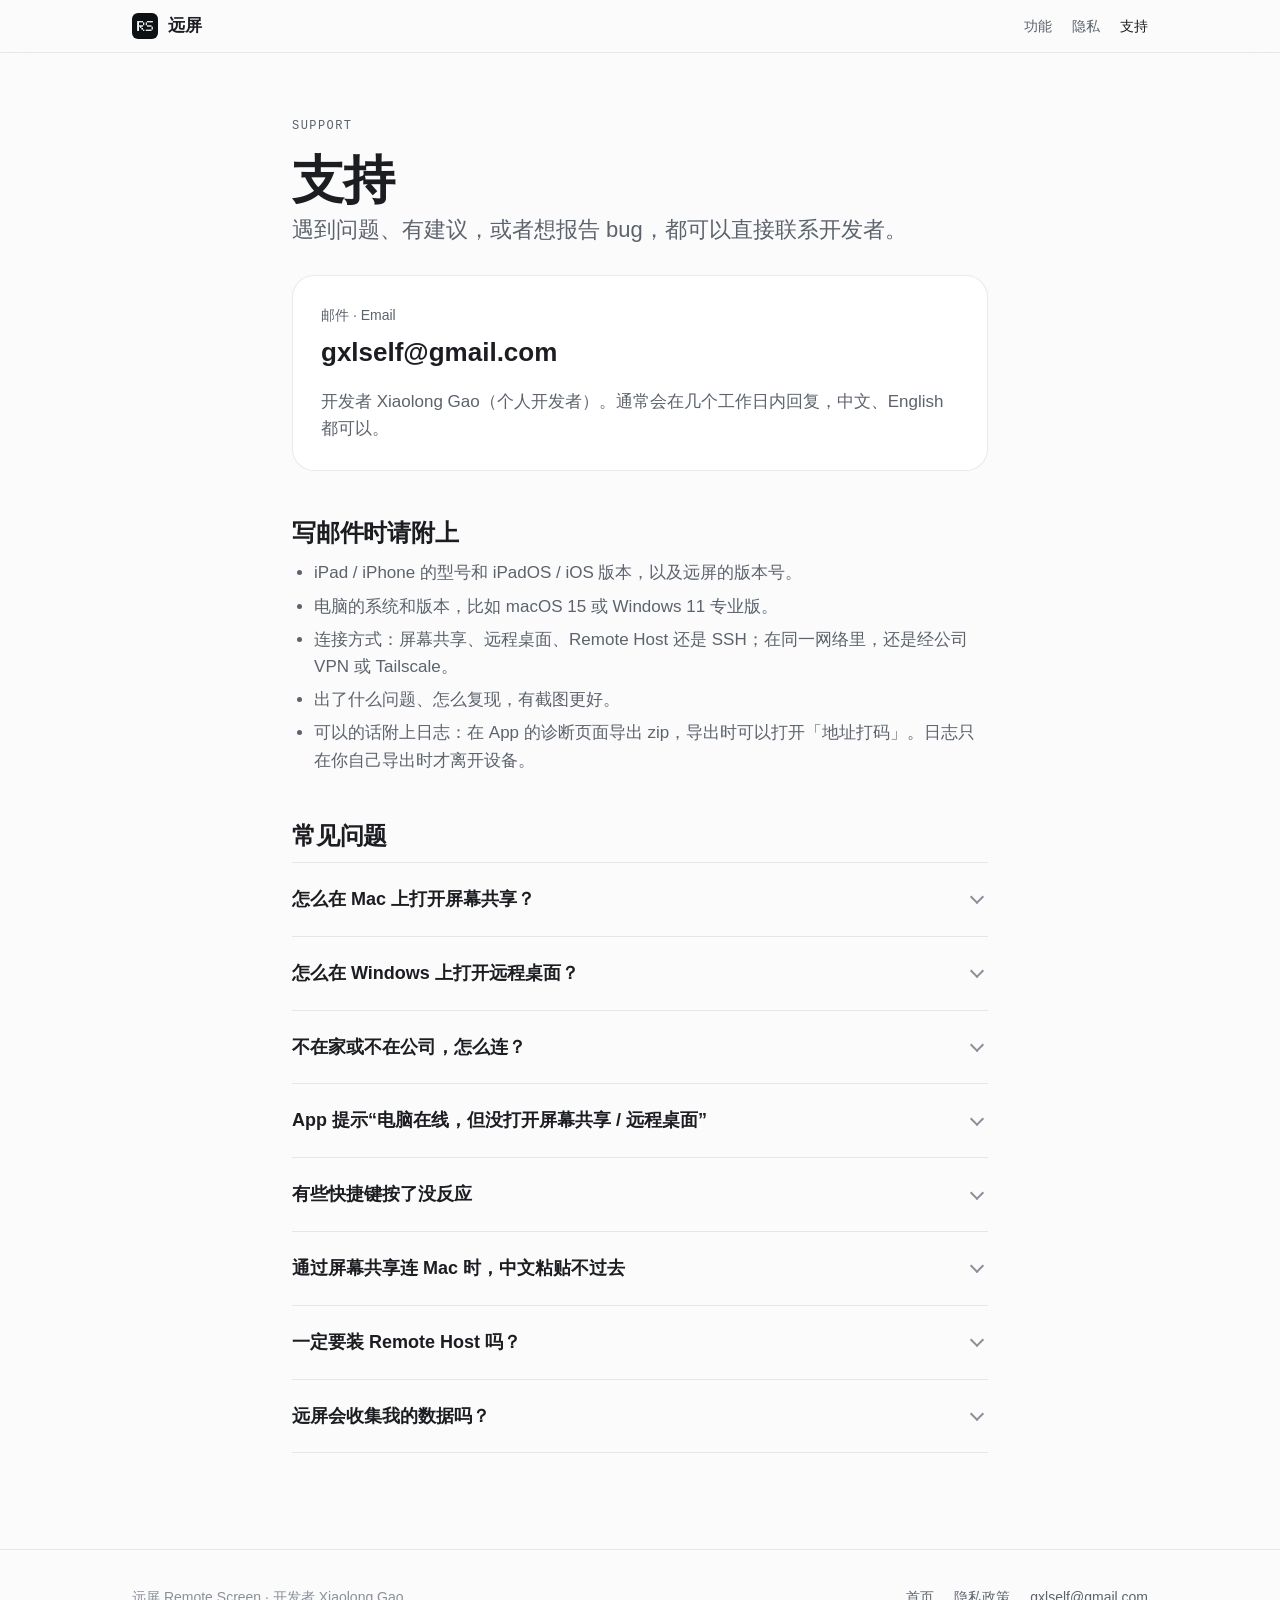
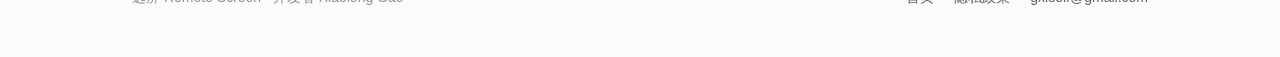
<file: support.html>
<!doctype html>
<html lang="zh-CN">
<head>
  <meta charset="utf-8">
  <meta name="viewport" content="width=device-width, initial-scale=1">
  <title>支持 · 远屏 Remote Screen</title>
  <meta name="description" content="远屏 Remote Screen 支持与常见问题：联系方式、连接设置和问题排查。">
  <meta name="theme-color" content="#0b0d10" media="(prefers-color-scheme: dark)">
  <meta name="theme-color" content="#fbfbfc" media="(prefers-color-scheme: light)">
  <link rel="icon" type="image/png" sizes="32x32" href="assets/icon-32.png">
  <link rel="icon" type="image/png" sizes="64x64" href="assets/icon-64.png">
  <link rel="apple-touch-icon" href="assets/icon-180.png">
  <link rel="stylesheet" href="style.css">
</head>
<body>
  <header class="nav">
    <div class="wrap">
      <a class="brand" href="./"><img src="assets/icon-64.png" alt="" width="26" height="26">远屏</a>
      <ul>
        <li class="hide-sm"><a href="./#features">功能</a></li>
        <li><a href="privacy.html">隐私</a></li>
        <li><a href="support.html" aria-current="page">支持</a></li>
      </ul>
    </div>
  </header>

  <main class="doc">
    <div class="wrap">
      <p class="eyebrow">Support</p>
      <h1>支持</h1>
      <p class="lead">遇到问题、有建议，或者想报告 bug，都可以直接联系开发者。</p>

      <div class="contact-card">
        <p class="small" style="margin:0 0 6px">邮件 · Email</p>
        <a class="email" href="mailto:gxlself@gmail.com?subject=%E8%BF%9C%E5%B1%8F%20Remote%20Screen%20%E5%8F%8D%E9%A6%88">gxlself@gmail.com</a>
        <p style="margin:14px 0 0">开发者 Xiaolong Gao（个人开发者）。通常会在几个工作日内回复，中文、English 都可以。</p>
      </div>

      <h2>写邮件时请附上</h2>
      <ul>
        <li>iPad / iPhone 的型号和 iPadOS / iOS 版本，以及远屏的版本号。</li>
        <li>电脑的系统和版本，比如 macOS 15 或 Windows 11 专业版。</li>
        <li>连接方式：屏幕共享、远程桌面、Remote Host 还是 SSH；在同一网络里，还是经公司 VPN 或 Tailscale。</li>
        <li>出了什么问题、怎么复现，有截图更好。</li>
        <li>可以的话附上日志：在 App 的诊断页面导出 zip，导出时可以打开「地址打码」。日志只在你自己导出时才离开设备。</li>
      </ul>

      <h2>常见问题</h2>
      <div class="faq">
        <details>
          <summary>怎么在 Mac 上打开屏幕共享？</summary>
          <div class="answer">
            <ol>
              <li>打开 <span class="path">系统设置 › 通用 › 共享</span>（macOS 12 及更早版本是 <span class="path">系统偏好设置 › 共享</span>）。</li>
              <li>打开「屏幕共享」。</li>
              <li>在远屏里选这台 Mac，输入 Mac 的用户名和登录密码；如果在屏幕共享选项里设了 VNC 密码，也可以只填这个密码。</li>
            </ol>
          </div>
        </details>
        <details>
          <summary>怎么在 Windows 上打开远程桌面？</summary>
          <div class="answer">
            <ol>
              <li>打开 <span class="path">设置 › 系统 › 远程桌面</span>，打开「远程桌面」并确认。</li>
              <li>在远屏里选这台电脑，输入 Windows 账户和密码；Microsoft 账户填邮箱。</li>
            </ol>
            <p>远程桌面需要 Windows 专业版、企业版或教育版，家庭版没有这个功能。连上后，电脑本机的屏幕会锁上，在电脑前的人要重新登录。</p>
          </div>
        </details>
        <details>
          <summary>不在家或不在公司，怎么连？</summary>
          <div class="answer">
            <p>远屏本身不建立 VPN，在外面连回电脑要用你手机上已经装好的公司 VPN 或 Tailscale App：</p>
            <ul>
              <li><b>公司 VPN</b>：iPad / iPhone 连上公司 VPN，就能按内网地址连办公室的电脑。可以在「设置 › 其他网络」里登记公司内网网段，连着 VPN 时远屏会优先走内网地址。</li>
              <li><b>Tailscale</b>：在电脑和 iPad / iPhone 上都装好 Tailscale App，登录同一个 tailnet。回到电脑列表，点一下 tailnet 里的电脑即可连接。想让 tailnet 里的电脑自动列出来，可以在「设置 › 网络接入 › Tailscale 设备列表」里填一个只读的 API 令牌。</li>
            </ul>
            <p>iPhone / iPad 同时只能开一个 VPN：开了公司 VPN，Tailscale 就会断开。</p>
            <p>不需要端口转发，也不用把电脑暴露在公网上。</p>
          </div>
        </details>
        <details>
          <summary>App 提示“电脑在线，但没打开屏幕共享 / 远程桌面”</summary>
          <div class="answer">
            <p>说明网络是通的，只是电脑上的开关没开。按上面的步骤在电脑上打开屏幕共享或远程桌面，再回到 App 重试，不用装任何东西。如果开关已经打开，检查电脑的防火墙是否拦住了这项服务。</p>
          </div>
        </details>
        <details>
          <summary>有些快捷键按了没反应</summary>
          <div class="answer">
            <p>少数组合键会被 iPadOS 自己拦下，比如 Command-Tab、Command-空格、Control-空格。会话工具栏里有这些快捷键的按钮，点一下就会发给电脑。</p>
          </div>
        </details>
        <details>
          <summary>通过屏幕共享连 Mac 时，中文粘贴不过去</summary>
          <div class="answer">
            <p>macOS 屏幕共享（VNC）的剪贴板只支持英文和符号，中文请在电脑上直接输入。使用 Remote Host 连接时没有这个限制。</p>
          </div>
        </details>
        <details>
          <summary>一定要装 Remote Host 吗？</summary>
          <div class="answer">
            <p>不用。屏幕共享和远程桌面已经能完整地远程控制电脑。Remote Host 是可选的，提供更好的画质、多显示器与虚拟屏、文件收发和观看模式等功能。</p>
          </div>
        </details>
        <details>
          <summary>远屏会收集我的数据吗？</summary>
          <div class="answer">
            <p>不会。连接直接从你的设备到你的电脑，不经过开发者的服务器；App 没有统计和崩溃上报。详见 <a href="privacy.html">隐私政策</a>。</p>
          </div>
        </details>
      </div>
    </div>
  </main>

  <footer class="footer">
    <div class="wrap">
      <span>远屏 Remote Screen · 开发者 Xiaolong Gao</span>
      <nav>
        <a href="./">首页</a>
        <a href="privacy.html">隐私政策</a>
        <a href="mailto:gxlself@gmail.com">gxlself@gmail.com</a>
      </nav>
    </div>
  </footer>
</body>
</html>
</file>
<file: style.css>
/* 远屏 Remote Screen — 站点样式。单文件，无构建。深色为主，浅色跟随系统。 */

:root {
  color-scheme: dark light;
  --bg: #0b0d10;
  --bg-raised: #14171b;
  --bg-sunken: #08090b;
  --text: #eceff2;
  --text-2: #a3abb5;
  --text-3: #6f7782;
  --line: rgba(236, 239, 242, 0.1);
  --line-strong: rgba(236, 239, 242, 0.18);
  --accent: #9cc4a4;
  --btn-bg: #eceff2;
  --btn-text: #0b0d10;
  --radius: 22px;
  --wrap: 1080px;
  --gutter: 16px;
  --font: -apple-system, BlinkMacSystemFont, "SF Pro Text", "PingFang SC", "Hiragino Sans GB",
    "Microsoft YaHei", "Helvetica Neue", Helvetica, Arial, sans-serif;
  --mono: ui-monospace, "SF Mono", Menlo, Consolas, monospace;
}

@media (prefers-color-scheme: light) {
  :root {
    --bg: #fbfbfc;
    --bg-raised: #ffffff;
    --bg-sunken: #f2f3f5;
    --text: #1b1d20;
    --text-2: #5c636c;
    --text-3: #8a9099;
    --line: rgba(27, 29, 32, 0.09);
    --line-strong: rgba(27, 29, 32, 0.16);
    --accent: #3d7a4c;
    --btn-bg: #1b1d20;
    --btn-text: #ffffff;
  }
}

*, *::before, *::after { box-sizing: border-box; }

html { -webkit-text-size-adjust: 100%; text-size-adjust: 100%; scroll-behavior: smooth; }

body {
  margin: 0;
  background: var(--bg);
  color: var(--text);
  font-family: var(--font);
  font-size: 17px;
  line-height: 1.6;
  -webkit-font-smoothing: antialiased;
  overflow-x: hidden;
}

img { max-width: 100%; height: auto; display: block; }

a { color: inherit; text-decoration-color: var(--line-strong); text-underline-offset: 3px; }
a:hover { text-decoration-color: currentColor; }

:focus-visible { outline: 2px solid var(--accent); outline-offset: 3px; border-radius: 6px; }

.wrap { max-width: var(--wrap); margin: 0 auto; padding: 0 var(--gutter); }
@media (min-width: 720px) { :root { --gutter: 32px; } }

/* 顶栏 */
.nav {
  position: sticky; top: 0; z-index: 10;
  background: color-mix(in srgb, var(--bg) 82%, transparent);
  -webkit-backdrop-filter: saturate(160%) blur(18px);
  backdrop-filter: saturate(160%) blur(18px);
  border-bottom: 1px solid var(--line);
}
.nav .wrap { display: flex; align-items: center; justify-content: space-between; height: 52px; gap: 16px; }
.brand { display: flex; align-items: center; gap: 10px; text-decoration: none; font-weight: 600; letter-spacing: 0.01em; white-space: nowrap; }
.brand img { width: 26px; height: 26px; border-radius: 6px; image-rendering: pixelated; }
.nav ul { display: flex; gap: 20px; list-style: none; margin: 0; padding: 0; font-size: 14px; }
.nav li a { color: var(--text-2); text-decoration: none; }
.nav li a:hover, .nav li a[aria-current="page"] { color: var(--text); }
@media (max-width: 560px) { .nav ul { gap: 14px; } .nav .hide-sm { display: none; } }

/* 文字层级 */
.eyebrow {
  font-family: var(--mono); font-size: 12px; letter-spacing: 0.12em; text-transform: uppercase;
  color: var(--text-3); margin: 0 0 14px;
}
h1, h2, h3 { line-height: 1.18; letter-spacing: -0.01em; margin: 0; font-weight: 700; }
h1 { font-size: clamp(40px, 8vw, 76px); letter-spacing: -0.02em; }
h2 { font-size: clamp(28px, 4.6vw, 44px); }
h3 { font-size: 19px; font-weight: 600; }
.lead { font-size: clamp(18px, 2.2vw, 22px); color: var(--text-2); max-width: 40em; margin: 18px 0 0; }
.muted { color: var(--text-2); }
.small { font-size: 14px; color: var(--text-3); }

/* 首屏 */
.hero { padding: 72px 0 40px; text-align: center; }
.hero .app-icon { width: 104px; height: 104px; border-radius: 23px; margin: 0 auto 28px; image-rendering: pixelated; box-shadow: 0 0 0 1px var(--line); }
.hero h1 .en { display: block; font-size: 0.36em; font-weight: 500; letter-spacing: 0.02em; color: var(--text-3); margin-top: 10px; }
.hero .lead { margin-left: auto; margin-right: auto; }
.hero-cta { display: flex; flex-wrap: wrap; justify-content: center; align-items: center; gap: 14px 22px; margin-top: 32px; }
.hero .hero-shot { margin: 56px auto 0; max-width: 960px; }
.hero-shot figcaption { margin-top: 12px; }

.btn-store {
  display: inline-flex; align-items: center; gap: 10px;
  background: var(--btn-bg); color: var(--btn-text);
  padding: 11px 22px 11px 18px; border-radius: 999px; text-decoration: none; font-weight: 600; font-size: 16px;
}
.btn-store svg { width: 20px; height: 20px; fill: currentColor; }
.btn-store small { display: block; font-size: 11px; font-weight: 500; opacity: 0.7; line-height: 1.1; }
.btn-store span { line-height: 1.15; text-align: left; }
.link-arrow { color: var(--text-2); text-decoration: none; font-size: 16px; }
.link-arrow:hover { color: var(--text); }
.link-arrow::after { content: " →"; }

/* 分区 */
.section { padding: 96px 0; border-top: 1px solid var(--line); }
.section-head { max-width: 720px; margin-bottom: 48px; }

.grid { display: grid; gap: 16px; grid-template-columns: 1fr; }
@media (min-width: 720px) { .grid-2 { grid-template-columns: 1fr 1fr; } .grid-3 { grid-template-columns: repeat(3, 1fr); } }

.card {
  background: var(--bg-raised); border: 1px solid var(--line); border-radius: var(--radius);
  padding: 28px; min-width: 0;
}
.card h3 { margin-bottom: 8px; }
.card p { margin: 0; color: var(--text-2); font-size: 16px; }
.card p + p { margin-top: 10px; }
.card .tag { font-family: var(--mono); font-size: 12px; color: var(--text-3); letter-spacing: 0.06em; margin-bottom: 16px; display: block; }

.list { list-style: none; margin: 18px 0 0; padding: 0; }
.list li { padding: 10px 0; border-top: 1px solid var(--line); color: var(--text-2); font-size: 16px; }
.list li:first-child { border-top: 0; }
.list li b { color: var(--text); font-weight: 600; }

/* 截图 */
.shot { margin: 0; }
.shot img { width: 100%; }
.shot figcaption { font-size: 13px; color: var(--text-3); text-align: center; }
.split { display: grid; gap: 40px; align-items: center; grid-template-columns: 1fr; }
@media (min-width: 860px) { .split { grid-template-columns: 1.35fr 1fr; gap: 56px; } .split.rev { grid-template-columns: 1fr 1.35fr; } .split.rev > :first-child { order: 2; } }
.shot-phone { max-width: 300px; margin: 0 auto; }

/* 特性行 */
.features { display: grid; gap: 0; grid-template-columns: 1fr; border-top: 1px solid var(--line); }
@media (min-width: 720px) { .features { grid-template-columns: 1fr 1fr; column-gap: 48px; } }
.feature { padding: 26px 0; border-bottom: 1px solid var(--line); min-width: 0; }
.feature h3 { margin-bottom: 6px; }
.feature p { margin: 0; color: var(--text-2); font-size: 16px; }

/* 隐私承诺 */
.promise { background: var(--bg-sunken); }
.promise-list { display: grid; gap: 28px; grid-template-columns: 1fr; margin: 0; padding: 0; list-style: none; }
@media (min-width: 720px) { .promise-list { grid-template-columns: repeat(3, 1fr); gap: 40px; } }
.promise-list h3 { margin-bottom: 8px; }
.promise-list p { margin: 0; color: var(--text-2); font-size: 16px; }

/* 常见问题 */
.faq { border-top: 1px solid var(--line); }
.faq details { border-bottom: 1px solid var(--line); }
.faq summary {
  cursor: pointer; list-style: none; padding: 22px 36px 22px 0; position: relative;
  font-size: 18px; font-weight: 600;
}
.faq summary::-webkit-details-marker { display: none; }
.faq summary::after {
  content: ""; position: absolute; right: 6px; top: 50%; width: 10px; height: 10px; margin-top: -7px;
  border-right: 2px solid var(--text-3); border-bottom: 2px solid var(--text-3); transform: rotate(45deg);
  transition: transform 0.2s ease;
}
.faq details[open] summary::after { transform: rotate(-135deg); margin-top: -2px; }
.faq .answer { padding: 0 0 24px; color: var(--text-2); max-width: 46em; }
.faq .answer p { margin: 0 0 12px; }
.faq .answer ol, .faq .answer ul { margin: 0 0 12px; padding-left: 1.3em; }
.faq .answer li { margin: 4px 0; }

.path { font-family: var(--mono); font-size: 0.92em; color: var(--text); background: var(--bg-raised); border: 1px solid var(--line); border-radius: 6px; padding: 1px 6px; white-space: normal; overflow-wrap: anywhere; }

/* 文档页（隐私、支持） */
.doc { padding: 64px 0 96px; }
.doc .wrap { max-width: 760px; }
.doc h1 { font-size: clamp(34px, 6vw, 52px); }
.doc h2 { font-size: 24px; margin: 48px 0 12px; }
.doc h3 { font-size: 18px; margin: 28px 0 8px; }
.doc p, .doc li { color: var(--text-2); }
.doc p { margin: 0 0 14px; }
.doc ul { padding-left: 1.3em; margin: 0 0 14px; }
.doc li { margin: 6px 0; }
.doc strong { color: var(--text); font-weight: 600; }
.doc .meta { margin-top: 14px; color: var(--text-3); font-size: 15px; }
.lang-switch { display: flex; gap: 8px; margin-top: 24px; }
.lang-switch a { font-size: 14px; text-decoration: none; padding: 6px 14px; border-radius: 999px; border: 1px solid var(--line-strong); color: var(--text-2); }
.lang-switch a:hover { color: var(--text); border-color: var(--text-3); }
.lang-block + .lang-block { margin-top: 80px; padding-top: 48px; border-top: 1px solid var(--line); }
.table-wrap { overflow-x: auto; margin: 0 0 16px; border: 1px solid var(--line); border-radius: 14px; }
table { border-collapse: collapse; width: 100%; min-width: 560px; font-size: 15px; }
th, td { text-align: left; vertical-align: top; padding: 12px 14px; border-bottom: 1px solid var(--line); color: var(--text-2); }
th { color: var(--text); font-weight: 600; background: var(--bg-raised); }
tr:last-child td { border-bottom: 0; }

.contact-card { margin: 28px 0 8px; padding: 28px; border-radius: var(--radius); background: var(--bg-raised); border: 1px solid var(--line); }
.contact-card .email { font-size: clamp(20px, 4vw, 26px); font-weight: 600; color: var(--text); text-decoration: none; overflow-wrap: anywhere; }

/* 页脚 */
.footer { border-top: 1px solid var(--line); padding: 36px 0 48px; font-size: 14px; color: var(--text-3); }
.footer .wrap { display: flex; flex-wrap: wrap; gap: 12px 28px; justify-content: space-between; }
.footer nav { display: flex; flex-wrap: wrap; gap: 8px 20px; }
.footer a { color: var(--text-2); text-decoration: none; }
.footer a:hover { color: var(--text); }

@media (prefers-reduced-motion: reduce) { html { scroll-behavior: auto; } * { transition: none !important; } }
</file>
